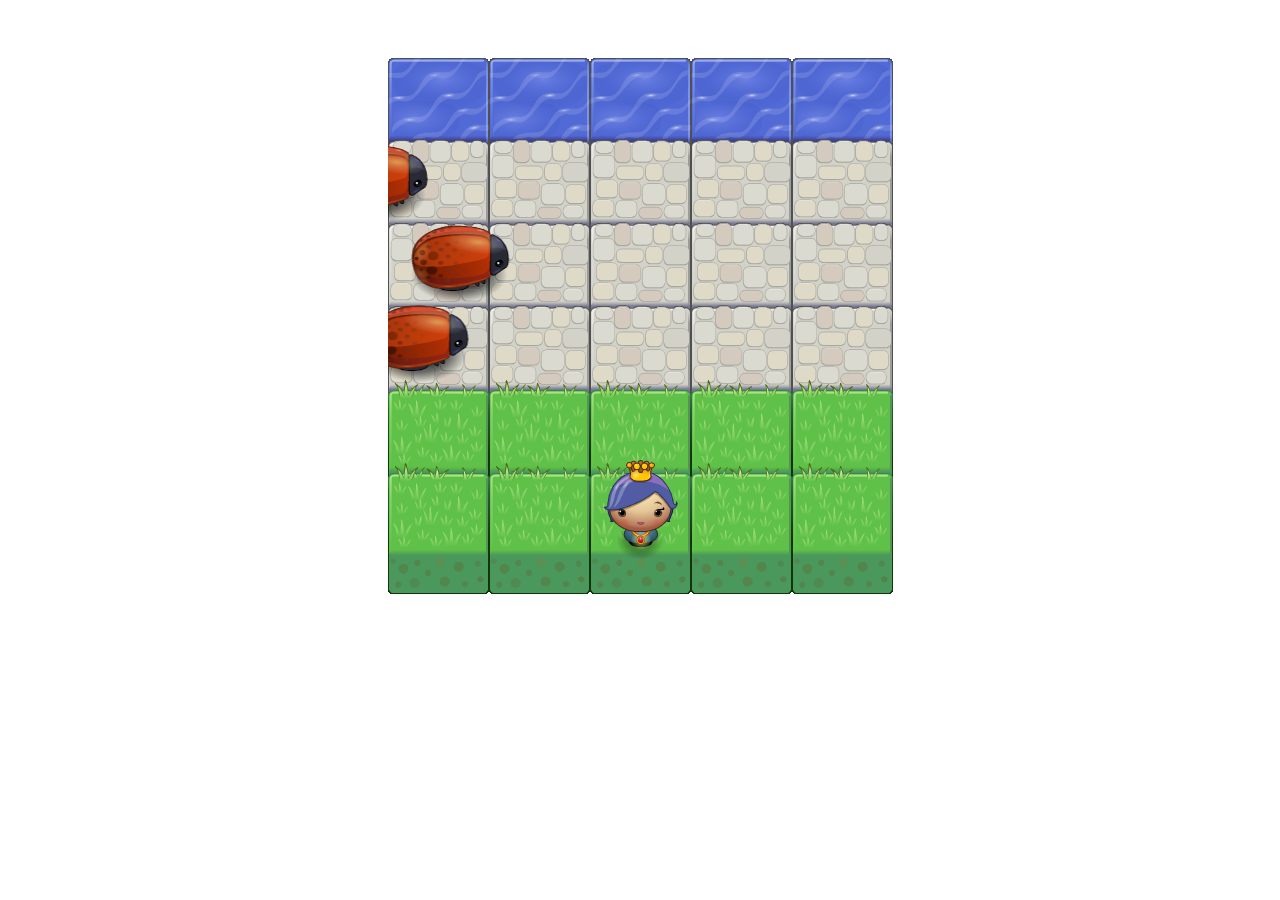
<file: frogger/index.html>
<!DOCTYPE html>
<html>
<head>
    <meta charset="UTF-8">
    <title>Effective JavaScript: Frogger</title>
    <link rel="stylesheet" href="css/style.css">
</head>
<body>
    <script src="js/resources.js"></script>
    <script src="js/app.js"></script>
    <script src="js/engine.js"></script>
</body>
</html>
</file>
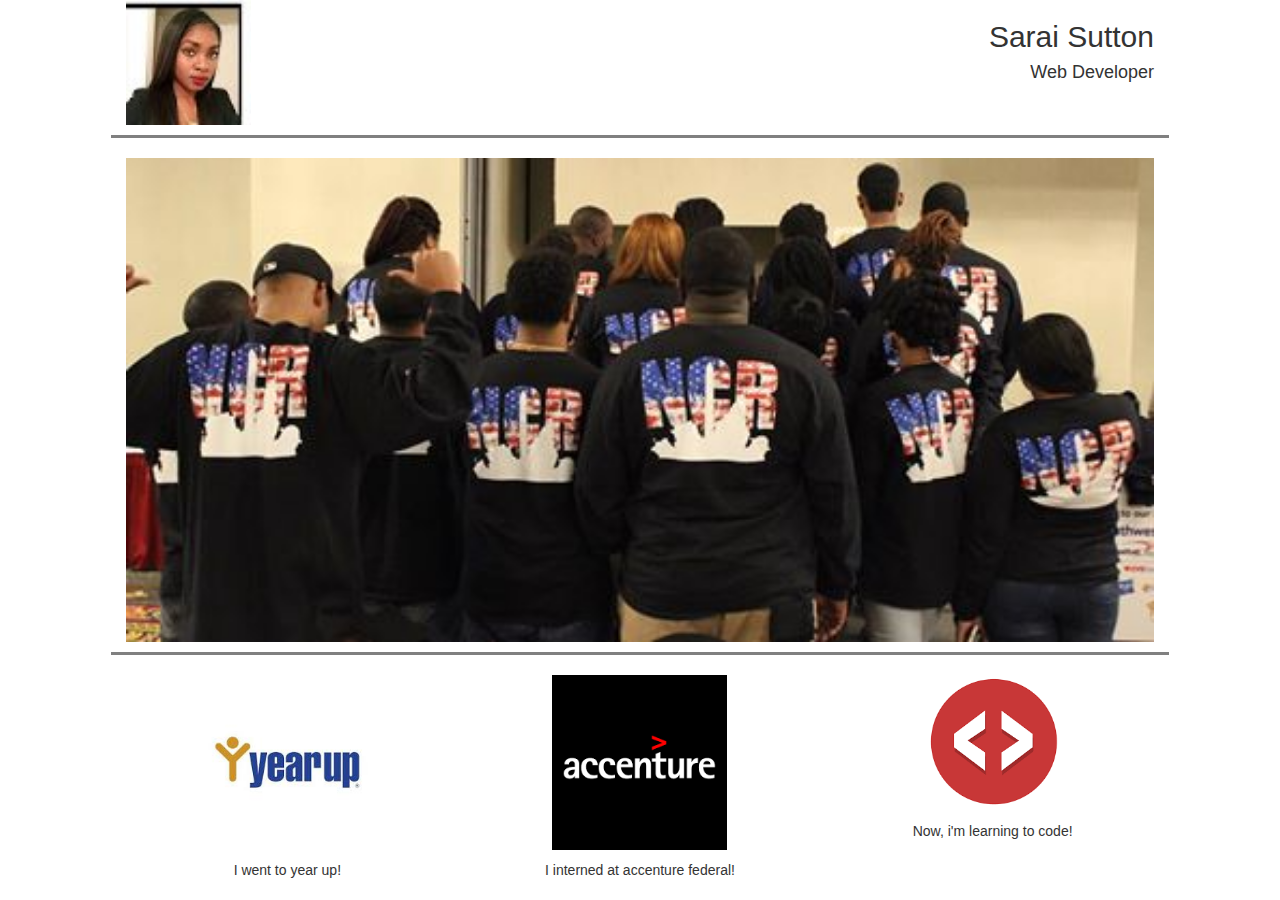
<file: portfolio/index.html>
<!DOCTYPE html>
<html>
  <head>
    <meta charset="utf-8">
    <meta http-equiv="X-UA-Compatible" content="IE=edge">
    <meta name="viewport" content="width=device-width, initial-scale=1">
    <title>Sarai Sutton - Portfolio</title>
    <link rel="stylesheet" href="bootstrap.css">
    <link rel="stylesheet" type="text/css" href="style.css"/>
  </head>
  <body>

    <section id="mycontainer" class="container-fluid">

      <header id="header" class="row">
        <section class="col-md-3">
          <img id="me-img" src="me.jpg" alt="Bio Picture"/>
        </section>
        <section class="col-md-9">
          <h2 class="text-right">Sarai Sutton</h2>
          <h4 class="text-right">Web Developer</h4>
        </section>
      </header>

      <br>

      <section class="row" id="middle">
        <section class="col-md-12">
          <img id="banner" src="yearup.jpg"/>
        </section>
        <br>
      </section>

      <br>

      <section class="row">
        <section class="col-md-4">
          <img class="img-style-1" src="yu-logo.jpg"/>
          <p class="caption-text text-center">I went to year up!</p>
        </section>
        <section class="col-md-4">
          <img class="img-style-1" src="accenture.png"/>
          <p class="caption-text text-center">I interned at accenture federal!</p>
        </section>
        <section class="col-md-4">
          <img class="img-style-1" src="code.png"/>
          <p class="caption-text text-center">Now, i'm learning to code!</p>
        </section>
      </section>

    </section>

  </body>
</html>
</file>
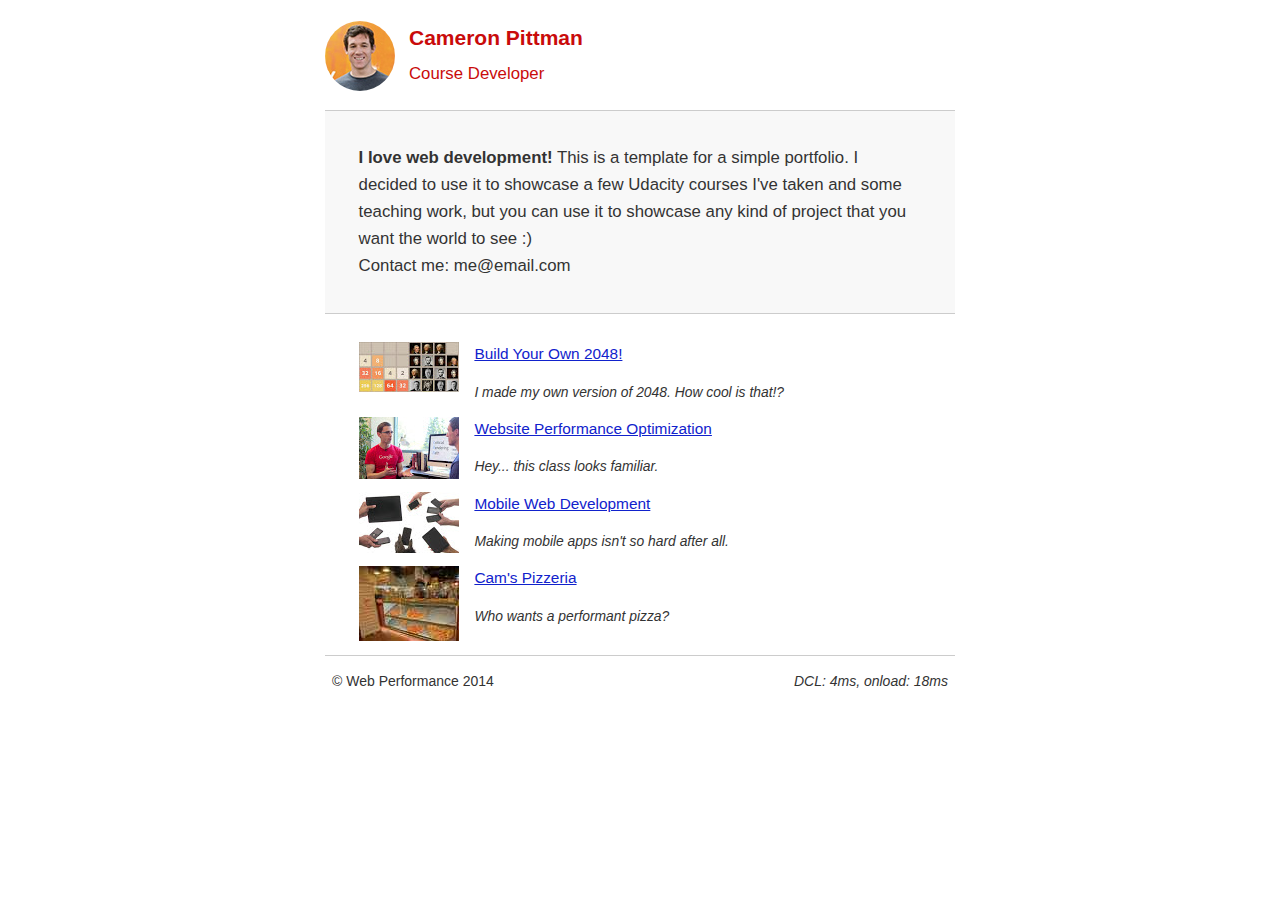
<file: web_ops/index.html>
<!DOCTYPE html>
<html lang="en">
  <head>
    <meta charset="utf-8">
    <meta name="viewport" content="width=device-width, initial-scale=1">
    <meta name="description" content=" FILL ME IN ">
    <meta name="author" content=" FILL ME IN ">
    <title>Cameron Pittman: Portfolio</title>

    <!-- Hmm, what is the impact of web fonts on speed? Measure it... -->
    <!-- <link href="//fonts.googleapis.com/css?family=Open+Sans:400,700" rel="stylesheet"> -->

    <style>
    html {
      font-size: 100%;
      overflow-y: scroll;
      -webkit-tap-highlight-color: rgba(0,0,0,0);
      -ms-text-size-adjust: 100%;
      -webkit-text-size-adjust: none;
    }
    body { margin: 0; font-size: 14px; line-height: 1.61; font-weight: 400; }
    body, button, input, select, textarea { font-family: 'Open Sans', sans-serif; color: #333; }

    a { color: #12C; }
    a:visited { color: #61C; }
    a:focus { outline: thin dotted; }
    a:hover, a:active { color: #c00; outline: 0; }

    b, strong { font-weight: bold; }
    pre, code { font-family: monospace, monospace; font-size: 1em; }
    ul, ol { margin: 1em 0; padding: 0 0 0 20px; }
    img { border: 0; max-width: 100%; }

    body { background: #fff; }
    header, footer, .container { max-width: 45em; margin: 0 auto; }

    header { padding: 0 0.5em; color: #C90B0B; }
    header img { border-radius: 40px; float: left; }
    header p { font-size:1.5em; font-weight: bold; padding-left: 4em;}
    header p span { font-size: 0.8em; font-weight: normal;}

    .hero { padding: 2em; background-color: #f8f8f8; font-size:1.2em;
      border-bottom: 1px solid #ccc;
      border-top: 1px solid #ccc;
    }

    .content { padding: 1em 1em; }
    .content li { list-style-type: none; font-size: 1.1em;}
    li img { float:left; padding-right: 1em; }
    li p { font-size: 0.9em; font-style: italic; }

    footer {
      padding: 0 0.5em;
      border-top: 1px solid #ccc;
    }
    footer span { float: right; font-style: italic; }

    /* Smartphones (portrait) */
    @media only screen and (max-width: 480px) {
      body { font-size: 12px;}
      header p { padding-left: 4.5em;}
    }
    </style>
    <style>
    @media print {
      * { background: transparent !important; color: black !important; text-shadow: none !important; filter:none !important; -ms-filter: none !important; }
      a, a:visited { color: #444 !important; text-decoration: underline; }
      a[href]:after { content: " (" attr(href) ")"; }
      tr, img { page-break-inside: avoid; }
      img { max-width: 100% !important; }
      @page { margin: 0.5cm; }
      p, h2, h3 { orphans: 3; widows: 3; }
      h2, h3{ page-break-after: avoid; }
    }
    </style>

    <script>
      (function(w,g){w['GoogleAnalyticsObject']=g;
      w[g]=w[g]||function(){(w[g].q=w[g].q||[]).push(arguments)};w[g].l=1*new Date();})(window,'ga');

      // Optional TODO: replace with your Google Analytics profile ID.
      ga('create', 'UA-XXXX-Y');
      ga('send', 'pageview');
    </script>
    <script async src="https://www.google-analytics.com/analytics.js"></script>
    <script async src="js/perfmatters.js"></script>
  </head>

  <body>
    <header>
      <a href="/"><img src="img/profilepic.jpg"></a>
      <p>Cameron Pittman<br><span>Course Developer</span></p>
    </header>

    <div class="container">
      <div class="hero">
        <strong>I love web development!</strong> This is a template for a simple portfolio. I decided to use it to showcase a few Udacity courses I've taken and some teaching work, but you can use it to showcase any kind of project that you want the world to see :) <br> Contact me: me@email.com
      </div>

      <div class="content">
        <ul>
          <li>
            <img src="img/pic-1.jpg">
            <a href="project-2048.html">Build Your Own 2048!</a>
            <p>I made my own version of 2048. How cool is that!?</p>
          </li>

          <li>
            <img src="img/pic-2.jpg">
            <a href="project-webperf.html">Website Performance Optimization</a>
            <p>Hey... this class looks familiar.</p>
          </li>

          <li>
            <img src="img/pic-3.jpg">
            <a href="project-mobile.html">Mobile Web Development</a>
            <p>Making mobile apps isn't so hard after all.</p>
          </li>

          <li>
            <img style="width: 100px;" src="views/images/pizzeria_100x.jpg">
            <a href="views/pizza.html">Cam's Pizzeria</a>
            <p>Who wants a performant pizza?</p>
          </li>
        </ul>
      </div>

      <footer>
        <p>&copy; Web Performance 2014 <span id="crp-stats"></span></p>
      </footer>
    </div>
  </body>
</html>
</file>
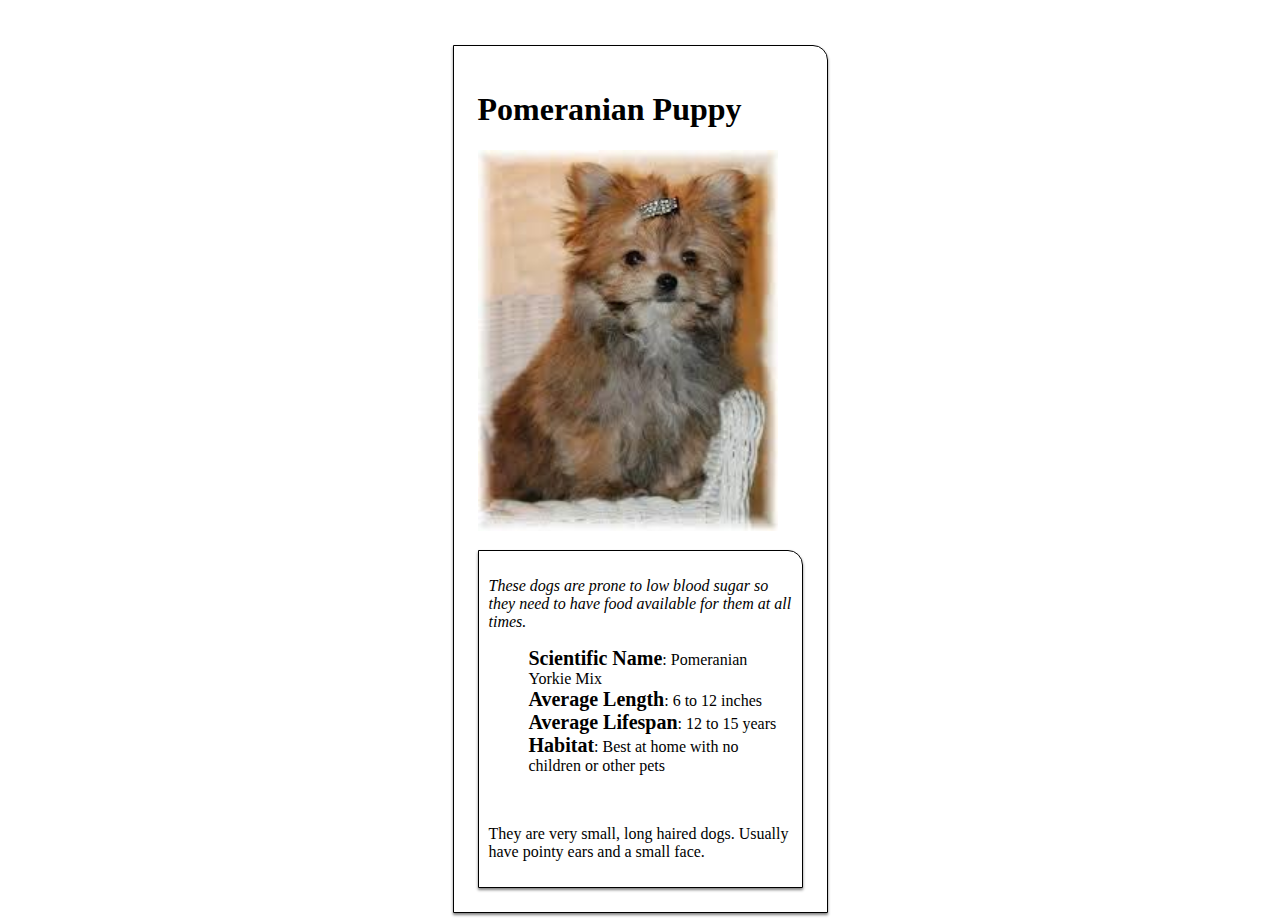
<file: animal-trading-cards/card.html>
<!DOCTYPE html>
<html>
<head>
	<meta charset="utf-8">
	<title>Animal Trading Cards</title>
	<link rel="stylesheet" type="text/css" href="styles.css"/>
</head>
<body>
	<div id="card">
		<!-- your favorite animal's name goes here -->
		<h1>Pomeranian Puppy</h1>
		<!-- your favorite animal's image goes here -->
		<img id="img" src="puppy.jpg" alt="Pomeranian Yorkie"/>
			<div id="inner-box">
				<!-- your favorite animal's interesting fact goes here -->
			<p id="fun-fact">These dogs are prone to low blood sugar so they need to have food available for them at all times.</p>
			<ul class="list">
				<!-- your favorite animal's list items go here -->
				<li><span>Scientific Name</span>: Pomeranian Yorkie Mix</li>
				<li><span>Average Length</span>: 6 to 12 inches</li>
				<li><span>Average Lifespan</span>: 12 to 15 years</li>
				<li><span>Habitat</span>: Best at home with no children or other pets</li>
			</ul>
			<!-- your favorite animal's description goes here -->
			<br>
			<p id="desc">They are very small, long haired dogs. Usually have pointy ears and a small face.</p>
			</div>
		</div>
</body>
</html>
</file>
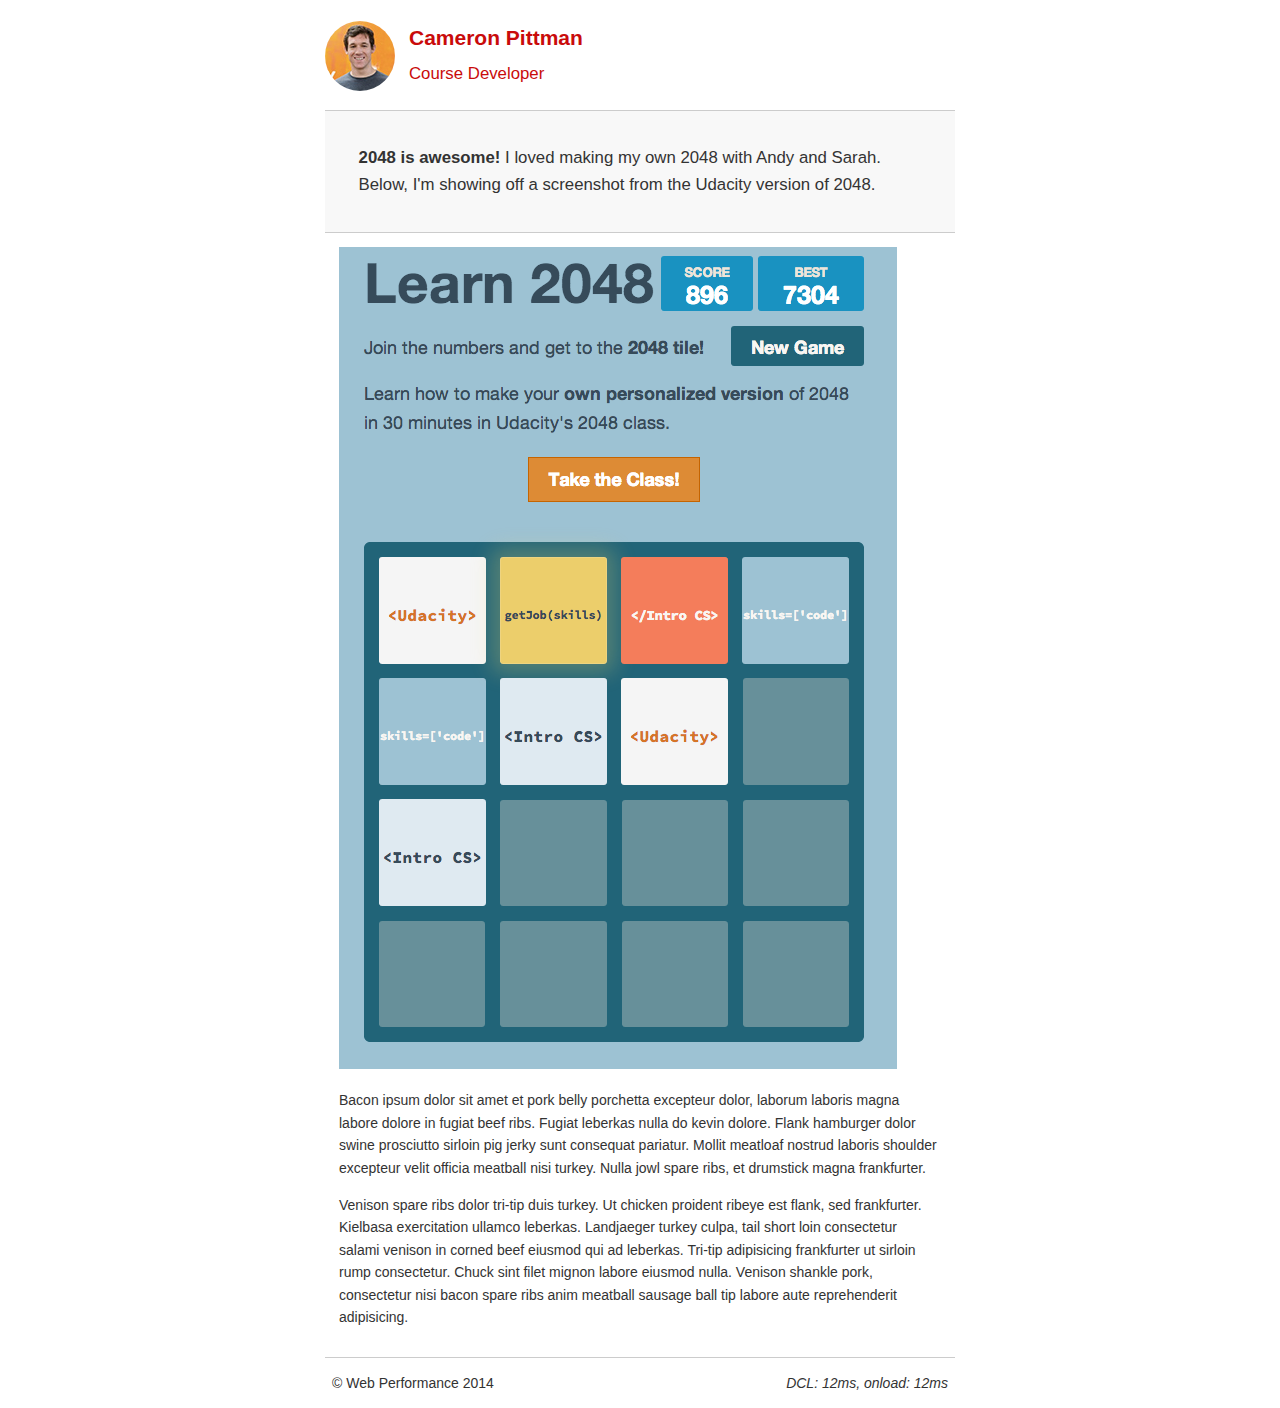
<file: web_ops/project-2048.html>
<!DOCTYPE html>
<html lang="en">
  <head>
    <meta charset="utf-8">
    <meta name="viewport" content="width=device-width, initial-scale=1">
    <meta name="description" content=" FILL ME IN ">
    <meta name="author" content=" FILL ME IN ">
    <title>Cameron Pittman: Portfolio</title>

    <!-- Hmm, what is the impact of web fonts on speed? Measure it... -->
    <!-- <link href="//fonts.googleapis.com/css?family=Open+Sans:400,700" rel="stylesheet"> -->

    <style>
    html {
      font-size: 100%;
      overflow-y: scroll;
      -webkit-tap-highlight-color: rgba(0,0,0,0);
      -ms-text-size-adjust: 100%;
      -webkit-text-size-adjust: none;
    }
    body { margin: 0; font-size: 14px; line-height: 1.61; font-weight: 400; }
    body, button, input, select, textarea { font-family: 'Open Sans', sans-serif; color: #333; }

    a { color: #12C; }
    a:visited { color: #61C; }
    a:focus { outline: thin dotted; }
    a:hover, a:active { color: #c00; outline: 0; }

    b, strong { font-weight: bold; }
    pre, code { font-family: monospace, monospace; font-size: 1em; }
    ul, ol { margin: 1em 0; padding: 0 0 0 20px; }
    img { border: 0; max-width: 100%; }

    body { background: #fff; }
    header, footer, .container { max-width: 45em; margin: 0 auto; }

    header { padding: 0 0.5em; color: #C90B0B; }
    header img { border-radius: 40px; float: left; }
    header p { font-size:1.5em; font-weight: bold; padding-left: 4em;}
    header p span { font-size: 0.8em; font-weight: normal;}

    .hero { padding: 2em; background-color: #f8f8f8; font-size:1.2em;
      border-bottom: 1px solid #ccc;
      border-top: 1px solid #ccc;
    }

    .content { padding: 1em 1em; }
    .content li { list-style-type: none; font-size: 1.1em;}
    li img { float:left; padding-right: 1em; }
    li p { font-size: 0.9em; font-style: italic; }

    footer {
      padding: 0 0.5em;
      border-top: 1px solid #ccc;
    }
    footer span { float: right; font-style: italic; }

    /* Smartphones (portrait) */
    @media only screen and (max-width: 480px) {
      body { font-size: 12px;}
      header p { padding-left: 4.5em;}
    }
    </style>
    <style>
    @media print {
      * { background: transparent !important; color: black !important; text-shadow: none !important; filter:none !important; -ms-filter: none !important; }
      a, a:visited { color: #444 !important; text-decoration: underline; }
      a[href]:after { content: " (" attr(href) ")"; }
      tr, img { page-break-inside: avoid; }
      img { max-width: 100% !important; }
      @page { margin: 0.5cm; }
      p, h2, h3 { orphans: 3; widows: 3; }
      h2, h3{ page-break-after: avoid; }
    }
    </style>

    <script>
      (function(w,g){w['GoogleAnalyticsObject']=g;
      w[g]=w[g]||function(){(w[g].q=w[g].q||[]).push(arguments)};w[g].l=1*new Date();})(window,'ga');

      // Optional TODO: replace with your Google Analytics profile ID.
      ga('create', 'UA-XXXX-Y');
      ga('send', 'pageview');
    </script>
    <!-- <script src="//www.google-analytics.com/analytics.js"></script> -->
    <script src="js/perfmatters.js"></script>
  </head>

  <body>
    <header>
      <a href="/"><img src="img/profilepic.jpg"></a>
      <p>Cameron Pittman<br><span>Course Developer</span></p>
    </header>

    <div class="container">
      <div class="hero">
        <strong>2048 is awesome!</strong> I loved making my own 2048 with Andy and Sarah. Below, I'm showing off a screenshot from the Udacity version of 2048.
      </div>

      <div class="content">

        <img class="img-responsive" src="img/2048.png">

        <p>Bacon ipsum dolor sit amet et pork belly porchetta excepteur dolor, laborum laboris magna labore dolore in fugiat beef ribs. Fugiat leberkas nulla do kevin dolore. Flank hamburger dolor swine prosciutto sirloin pig jerky sunt consequat pariatur. Mollit meatloaf nostrud laboris shoulder excepteur velit officia meatball nisi turkey. Nulla jowl spare ribs, et drumstick magna frankfurter.</p>

        <p>Venison spare ribs dolor tri-tip duis turkey. Ut chicken proident ribeye est flank, sed frankfurter. Kielbasa exercitation ullamco leberkas. Landjaeger turkey culpa, tail short loin consectetur salami venison in corned beef eiusmod qui ad leberkas. Tri-tip adipisicing frankfurter ut sirloin rump consectetur. Chuck sint filet mignon labore eiusmod nulla. Venison shankle pork, consectetur nisi bacon spare ribs anim meatball sausage ball tip labore aute reprehenderit adipisicing.</p>

    </div>

    <footer>
      <p>&copy; Web Performance 2014 <span id="crp-stats"></span></p>
    </footer>
  </body>
</html>
</file>
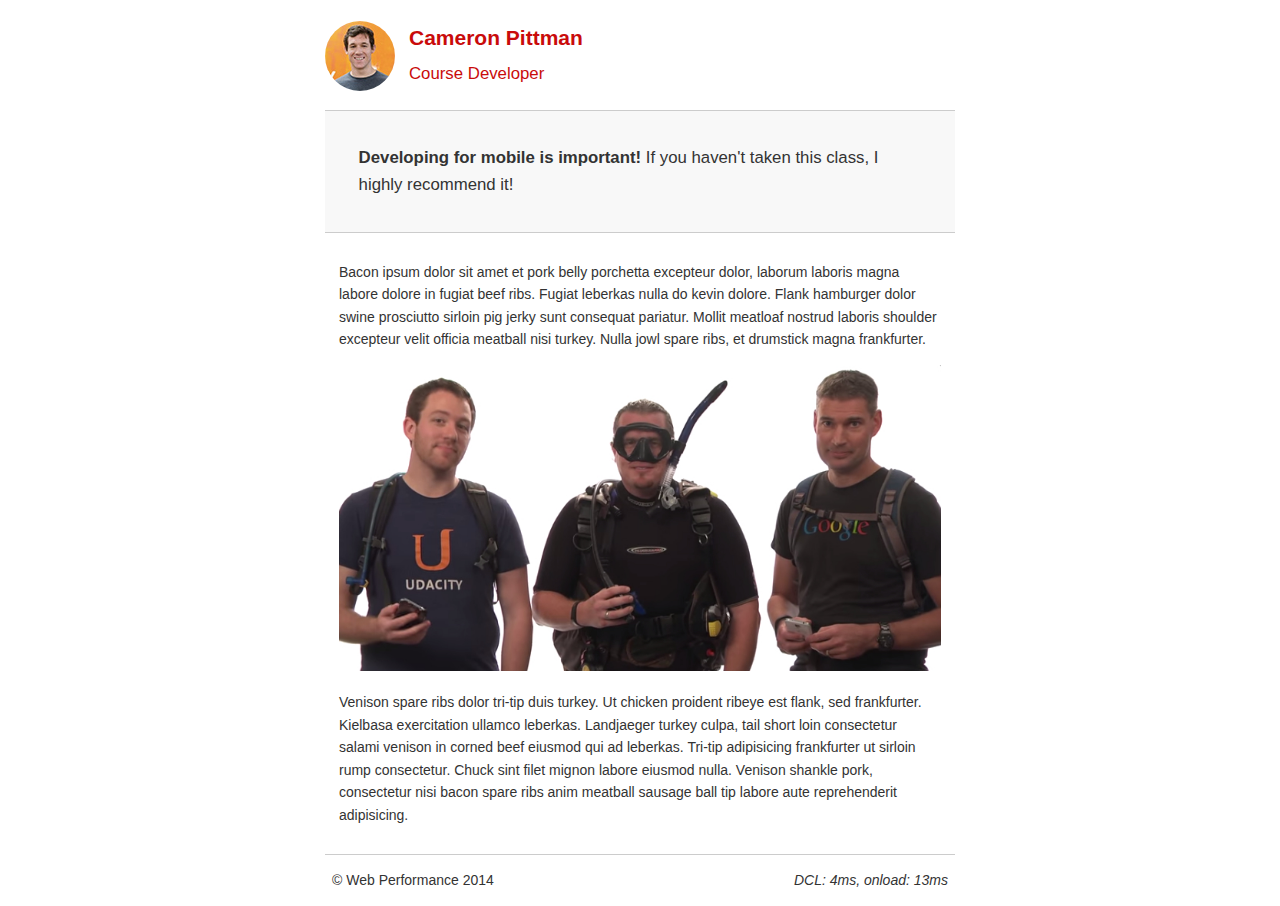
<file: web_ops/project-mobile.html>
<!DOCTYPE html>
<html lang="en">
  <head>
    <meta charset="utf-8">
    <meta name="viewport" content="width=device-width, initial-scale=1">
    <meta name="description" content=" FILL ME IN ">
    <meta name="author" content=" FILL ME IN ">
    <title>Cameron Pitman: Portfolio</title>

    <!-- Hmm, what is the impact of web fonts on speed? Measure it... -->
    <!-- <link href="//fonts.googleapis.com/css?family=Open+Sans:400,700" rel="stylesheet"> -->

    <style>
    html {
      font-size: 100%;
      overflow-y: scroll;
      -webkit-tap-highlight-color: rgba(0,0,0,0);
      -ms-text-size-adjust: 100%;
      -webkit-text-size-adjust: none;
    }
    body { margin: 0; font-size: 14px; line-height: 1.61; font-weight: 400; }
    body, button, input, select, textarea { font-family: 'Open Sans', sans-serif; color: #333; }

    a { color: #12C; }
    a:visited { color: #61C; }
    a:focus { outline: thin dotted; }
    a:hover, a:active { color: #c00; outline: 0; }

    b, strong { font-weight: bold; }
    pre, code { font-family: monospace, monospace; font-size: 1em; }
    ul, ol { margin: 1em 0; padding: 0 0 0 20px; }
    img { border: 0; max-width: 100%; }

    body { background: #fff; }
    header, footer, .container { max-width: 45em; margin: 0 auto; }

    header { padding: 0 0.5em; color: #C90B0B; }
    header img { border-radius: 40px; float: left; }
    header p { font-size:1.5em; font-weight: bold; padding-left: 4em;}
    header p span { font-size: 0.8em; font-weight: normal;}

    .hero { padding: 2em; background-color: #f8f8f8; font-size:1.2em;
      border-bottom: 1px solid #ccc;
      border-top: 1px solid #ccc;
    }

    .content { padding: 1em 1em; }
    .content li { list-style-type: none; font-size: 1.1em;}
    li img { float:left; padding-right: 1em; }
    li p { font-size: 0.9em; font-style: italic; }

    footer {
      padding: 0 0.5em;
      border-top: 1px solid #ccc;
    }
    footer span { float: right; font-style: italic; }

    /* Smartphones (portrait) */
    @media only screen and (max-width: 480px) {
      body { font-size: 12px;}
      header p { padding-left: 4.5em;}
    }
    </style>
    <style>
    @media print {
      * { background: transparent !important; color: black !important; text-shadow: none !important; filter:none !important; -ms-filter: none !important; }
      a, a:visited { color: #444 !important; text-decoration: underline; }
      a[href]:after { content: " (" attr(href) ")"; }
      tr, img { page-break-inside: avoid; }
      img { max-width: 100% !important; }
      @page { margin: 0.5cm; }
      p, h2, h3 { orphans: 3; widows: 3; }
      h2, h3{ page-break-after: avoid; }
    }
    </style>

    <script>
      (function(w,g){w['GoogleAnalyticsObject']=g;
      w[g]=w[g]||function(){(w[g].q=w[g].q||[]).push(arguments)};w[g].l=1*new Date();})(window,'ga');

      // Optional TODO: replace with your Google Analytics profile ID.
      ga('create', 'UA-XXXX-Y');
      ga('send', 'pageview');
    </script>
    <script src="https://www.google-analytics.com/analytics.js"></script>
    <script async src="js/perfmatters.js"></script>
  </head>

  <body>
    <header>
      <a href="/"><img src="img/profilepic.jpg"></a>
      <p>Cameron Pittman<br><span>Course Developer</span></p>
    </header>

    <div class="container">
      <div class="hero">
        <strong>Developing for mobile is important!</strong> If you haven't taken this class, I highly recommend it!
      </div>

      <div class="content">

        <p>Bacon ipsum dolor sit amet et pork belly porchetta excepteur dolor, laborum laboris magna labore dolore in fugiat beef ribs. Fugiat leberkas nulla do kevin dolore. Flank hamburger dolor swine prosciutto sirloin pig jerky sunt consequat pariatur. Mollit meatloaf nostrud laboris shoulder excepteur velit officia meatball nisi turkey. Nulla jowl spare ribs, et drumstick magna frankfurter.</p>

        <img src="img/mobilewebdev.jpg">

        <p>Venison spare ribs dolor tri-tip duis turkey. Ut chicken proident ribeye est flank, sed frankfurter. Kielbasa exercitation ullamco leberkas. Landjaeger turkey culpa, tail short loin consectetur salami venison in corned beef eiusmod qui ad leberkas. Tri-tip adipisicing frankfurter ut sirloin rump consectetur. Chuck sint filet mignon labore eiusmod nulla. Venison shankle pork, consectetur nisi bacon spare ribs anim meatball sausage ball tip labore aute reprehenderit adipisicing.</p>

    </div>

    <footer>
      <p>&copy; Web Performance 2014 <span id="crp-stats"></span></p>
    </footer>
  </body>
</html>
</file>
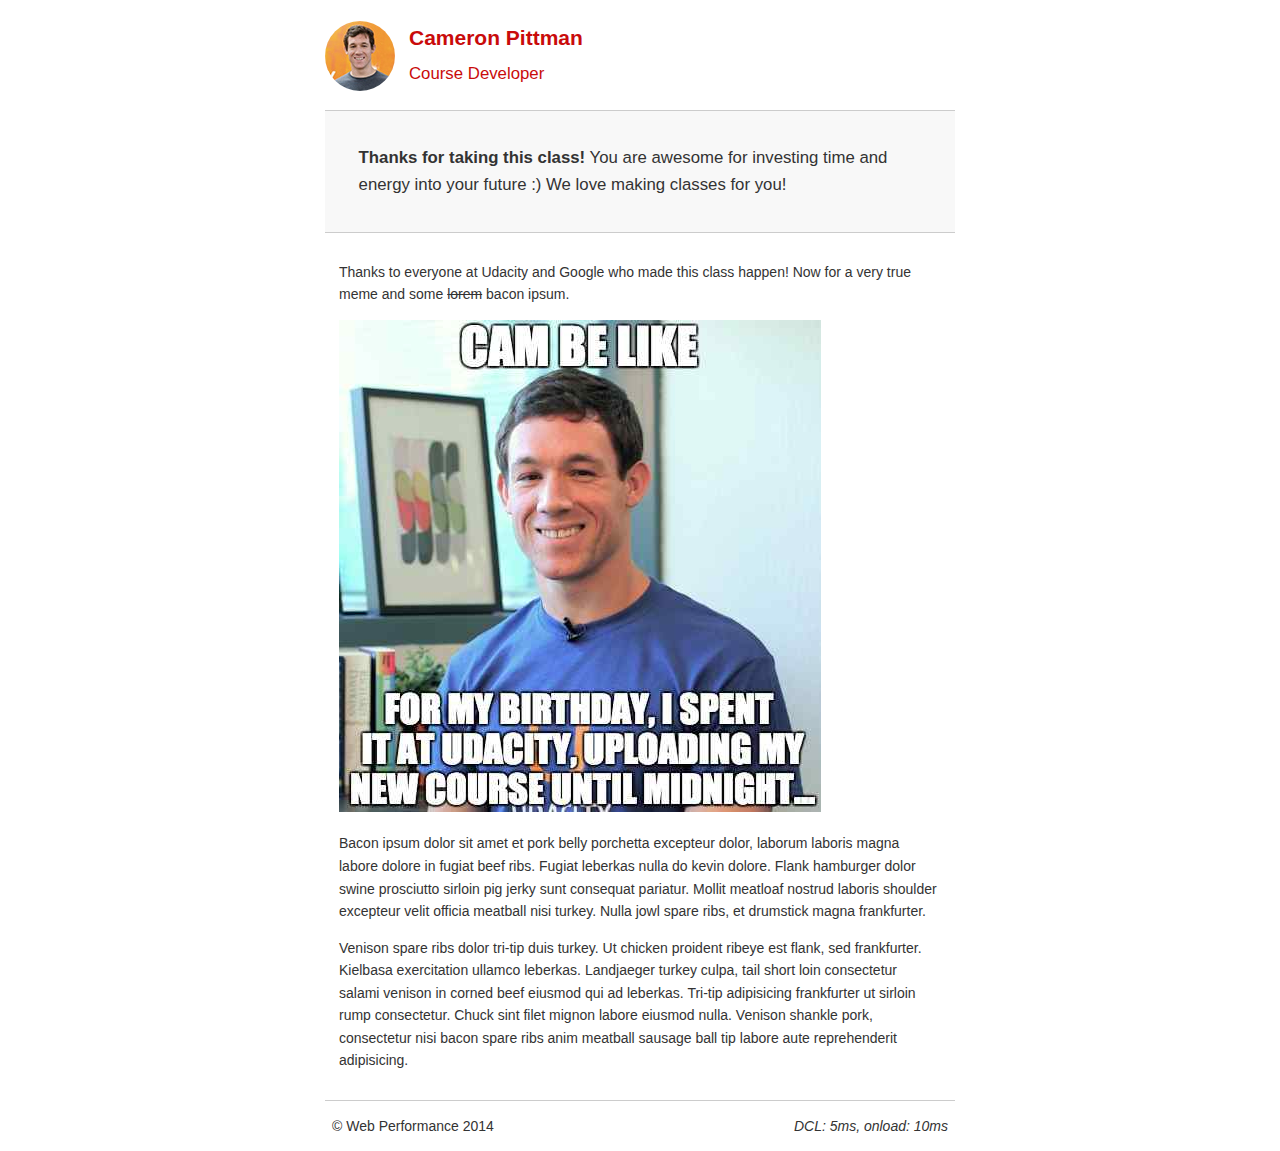
<file: web_ops/project-webperf.html>
<!DOCTYPE html>
<html lang="en">
  <head>
    <meta charset="utf-8">
    <meta name="viewport" content="width=device-width, initial-scale=1">
    <meta name="description" content=" FILL ME IN ">
    <meta name="author" content=" FILL ME IN ">
    <title>Cameron Pittman: Portfolio</title>

    <!-- Hmm, what is the impact of web fonts on speed? Measure it... -->
    <!-- <link href="//fonts.googleapis.com/css?family=Open+Sans:400,700" rel="stylesheet"> -->

    <style>
    html {
      font-size: 100%;
      overflow-y: scroll;
      -webkit-tap-highlight-color: rgba(0,0,0,0);
      -ms-text-size-adjust: 100%;
      -webkit-text-size-adjust: none;
    }
    body { margin: 0; font-size: 14px; line-height: 1.61; font-weight: 400; }
    body, button, input, select, textarea { font-family: 'Open Sans', sans-serif; color: #333; }

    a { color: #12C; }
    a:visited { color: #61C; }
    a:focus { outline: thin dotted; }
    a:hover, a:active { color: #c00; outline: 0; }

    b, strong { font-weight: bold; }
    pre, code { font-family: monospace, monospace; font-size: 1em; }
    ul, ol { margin: 1em 0; padding: 0 0 0 20px; }
    img { border: 0; max-width: 100%; }

    body { background: #fff; }
    header, footer, .container { max-width: 45em; margin: 0 auto; }

    header { padding: 0 0.5em; color: #C90B0B; }
    header img { border-radius: 40px; float: left; }
    header p { font-size:1.5em; font-weight: bold; padding-left: 4em;}
    header p span { font-size: 0.8em; font-weight: normal;}

    .hero { padding: 2em; background-color: #f8f8f8; font-size:1.2em;
      border-bottom: 1px solid #ccc;
      border-top: 1px solid #ccc;
    }

    .content { padding: 1em 1em; }
    .content li { list-style-type: none; font-size: 1.1em;}
    li img { float:left; padding-right: 1em; }
    li p { font-size: 0.9em; font-style: italic; }

    footer {
      padding: 0 0.5em;
      border-top: 1px solid #ccc;
    }
    footer span { float: right; font-style: italic; }

    /* Smartphones (portrait) */
    @media only screen and (max-width: 480px) {
      body { font-size: 12px;}
      header p { padding-left: 4.5em;}
    }
    </style>
    <style>
    @media print {
      * { background: transparent !important; color: black !important; text-shadow: none !important; filter:none !important; -ms-filter: none !important; }
      a, a:visited { color: #444 !important; text-decoration: underline; }
      a[href]:after { content: " (" attr(href) ")"; }
      tr, img { page-break-inside: avoid; }
      img { max-width: 100% !important; }
      @page { margin: 0.5cm; }
      p, h2, h3 { orphans: 3; widows: 3; }
      h2, h3{ page-break-after: avoid; }
    }
    </style>

    <script>
      (function(w,g){w['GoogleAnalyticsObject']=g;
      w[g]=w[g]||function(){(w[g].q=w[g].q||[]).push(arguments)};w[g].l=1*new Date();})(window,'ga');

      // Optional TODO: replace with your Google Analytics profile ID.
      ga('create', 'UA-XXXX-Y');
      ga('send', 'pageview');
    </script>
    <script src="https://www.google-analytics.com/analytics.js"></script>
    <script async src="js/perfmatters.js"></script>
  </head>

  <body>
    <header>
      <a href="/"><img src="img/profilepic.jpg"></a>
      <p>Cameron Pittman<br><span>Course Developer</span></p>
    </header>

    <div class="container">
      <div class="hero">
        <strong>Thanks for taking this class!</strong> You are awesome for investing time and energy into your future :) We love making classes for you!
      </div>

      <div class="content">

        <p>Thanks to everyone at Udacity and Google who made this class happen! Now for a very true meme and some <strike>lorem</strike> bacon ipsum.</p>

        <img src="img/cam_be_like.jpg">

        <p>Bacon ipsum dolor sit amet et pork belly porchetta excepteur dolor, laborum laboris magna labore dolore in fugiat beef ribs. Fugiat leberkas nulla do kevin dolore. Flank hamburger dolor swine prosciutto sirloin pig jerky sunt consequat pariatur. Mollit meatloaf nostrud laboris shoulder excepteur velit officia meatball nisi turkey. Nulla jowl spare ribs, et drumstick magna frankfurter.</p>

        <p>Venison spare ribs dolor tri-tip duis turkey. Ut chicken proident ribeye est flank, sed frankfurter. Kielbasa exercitation ullamco leberkas. Landjaeger turkey culpa, tail short loin consectetur salami venison in corned beef eiusmod qui ad leberkas. Tri-tip adipisicing frankfurter ut sirloin rump consectetur. Chuck sint filet mignon labore eiusmod nulla. Venison shankle pork, consectetur nisi bacon spare ribs anim meatball sausage ball tip labore aute reprehenderit adipisicing.</p>

    </div>

    <footer>
      <p>&copy; Web Performance 2014 <span id="crp-stats"></span></p>
    </footer>
  </body>
</html>
</file>
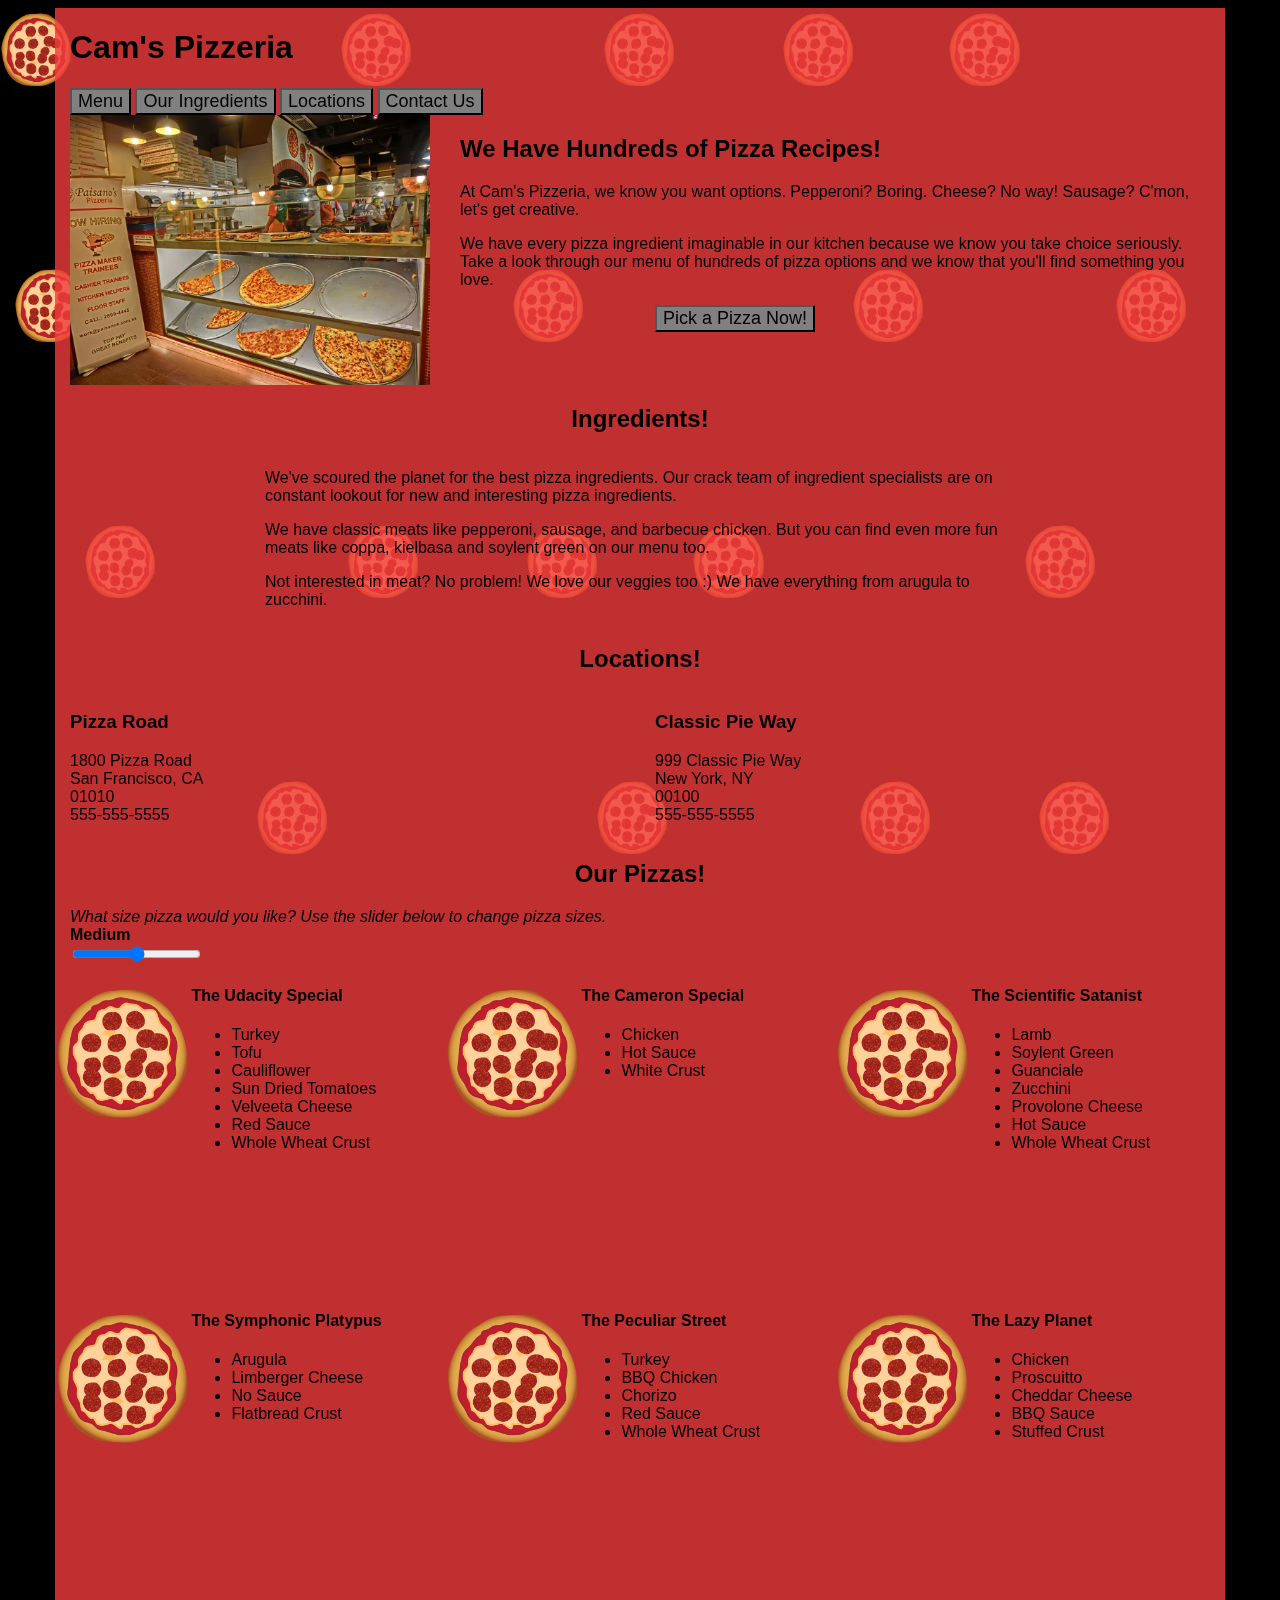
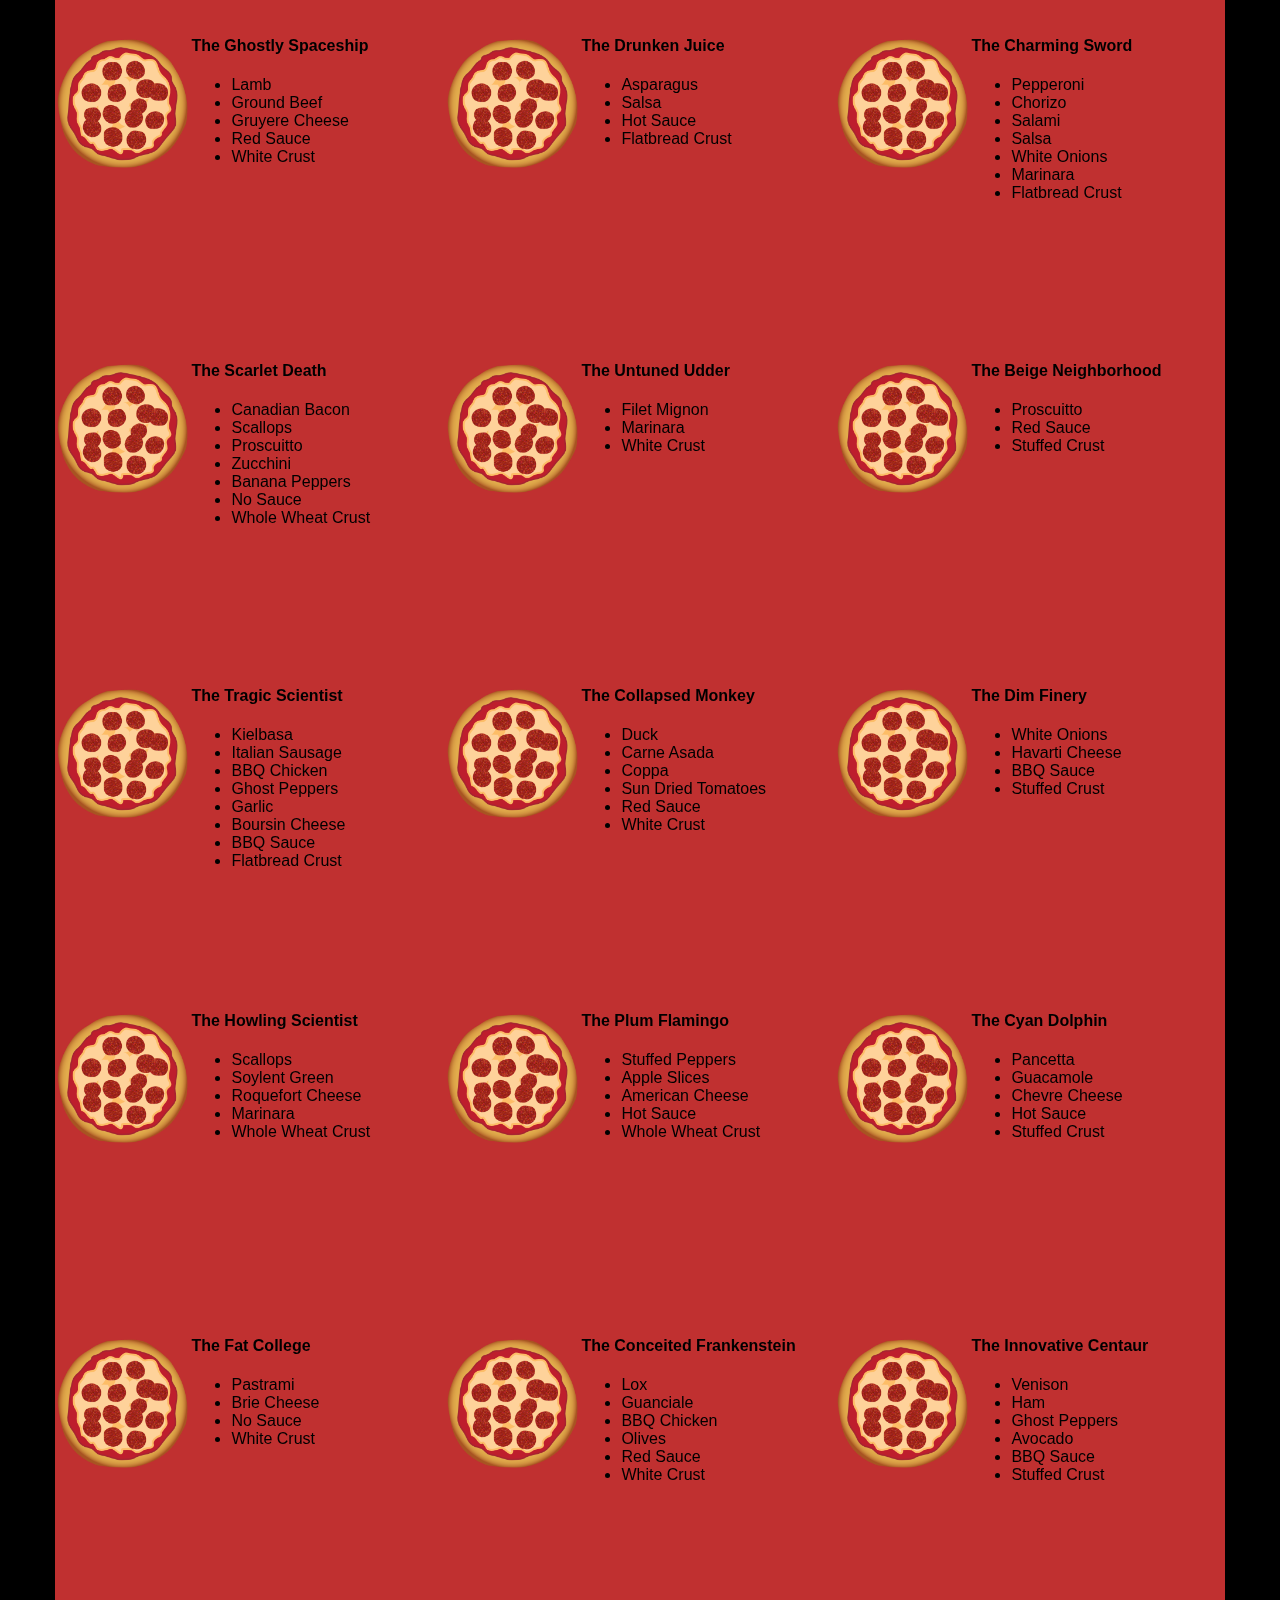
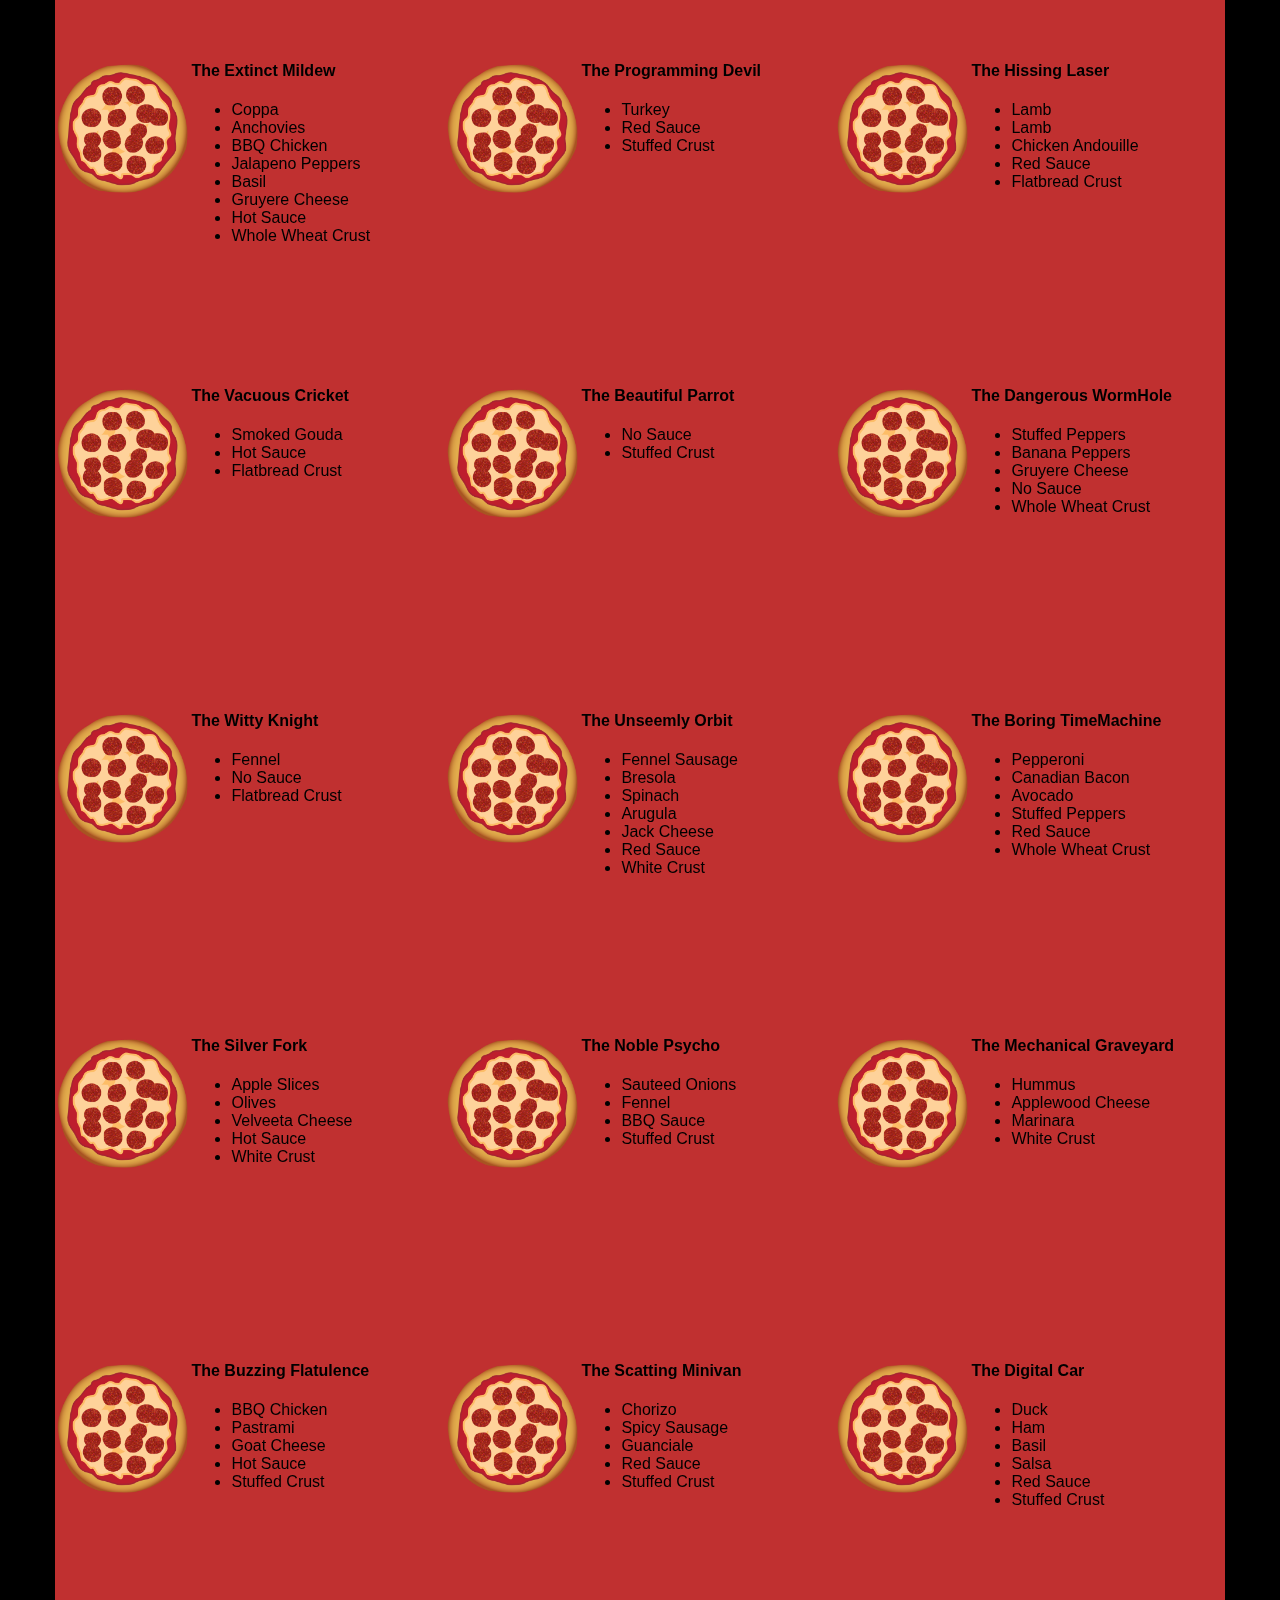
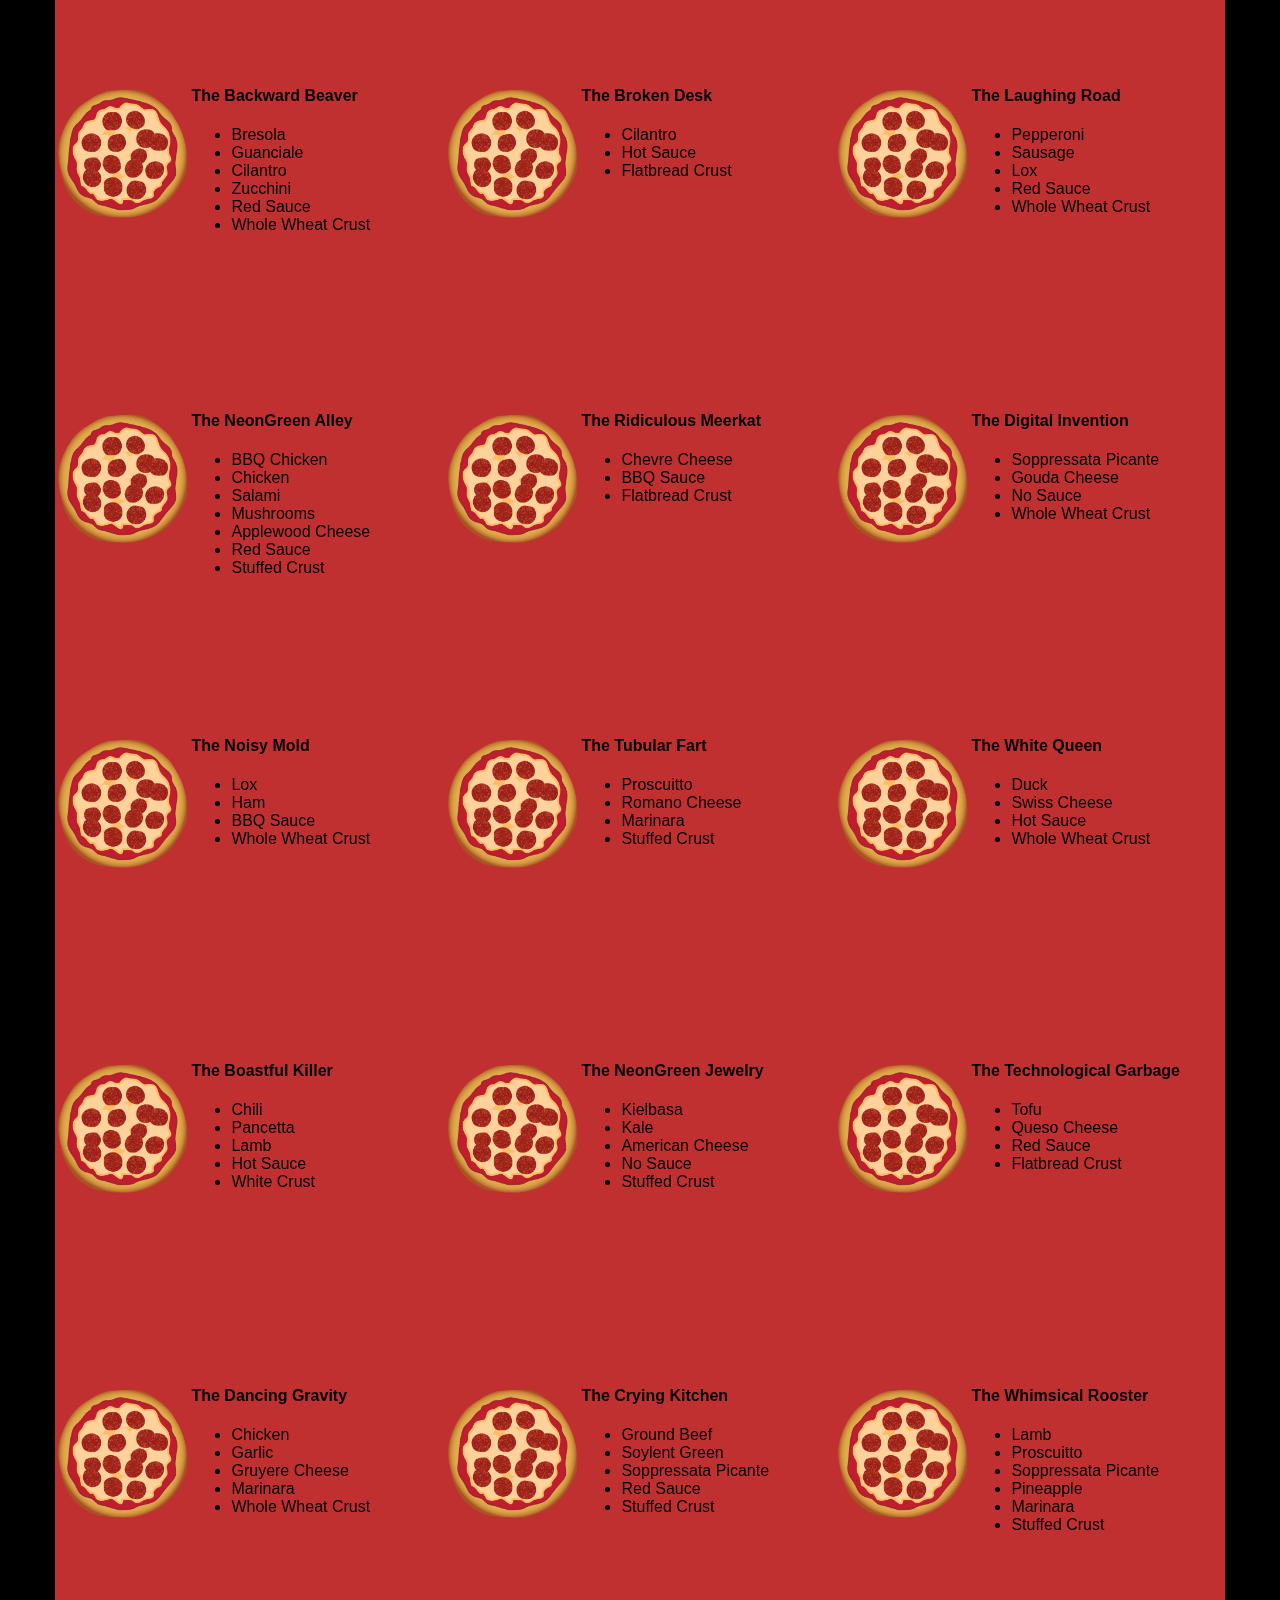
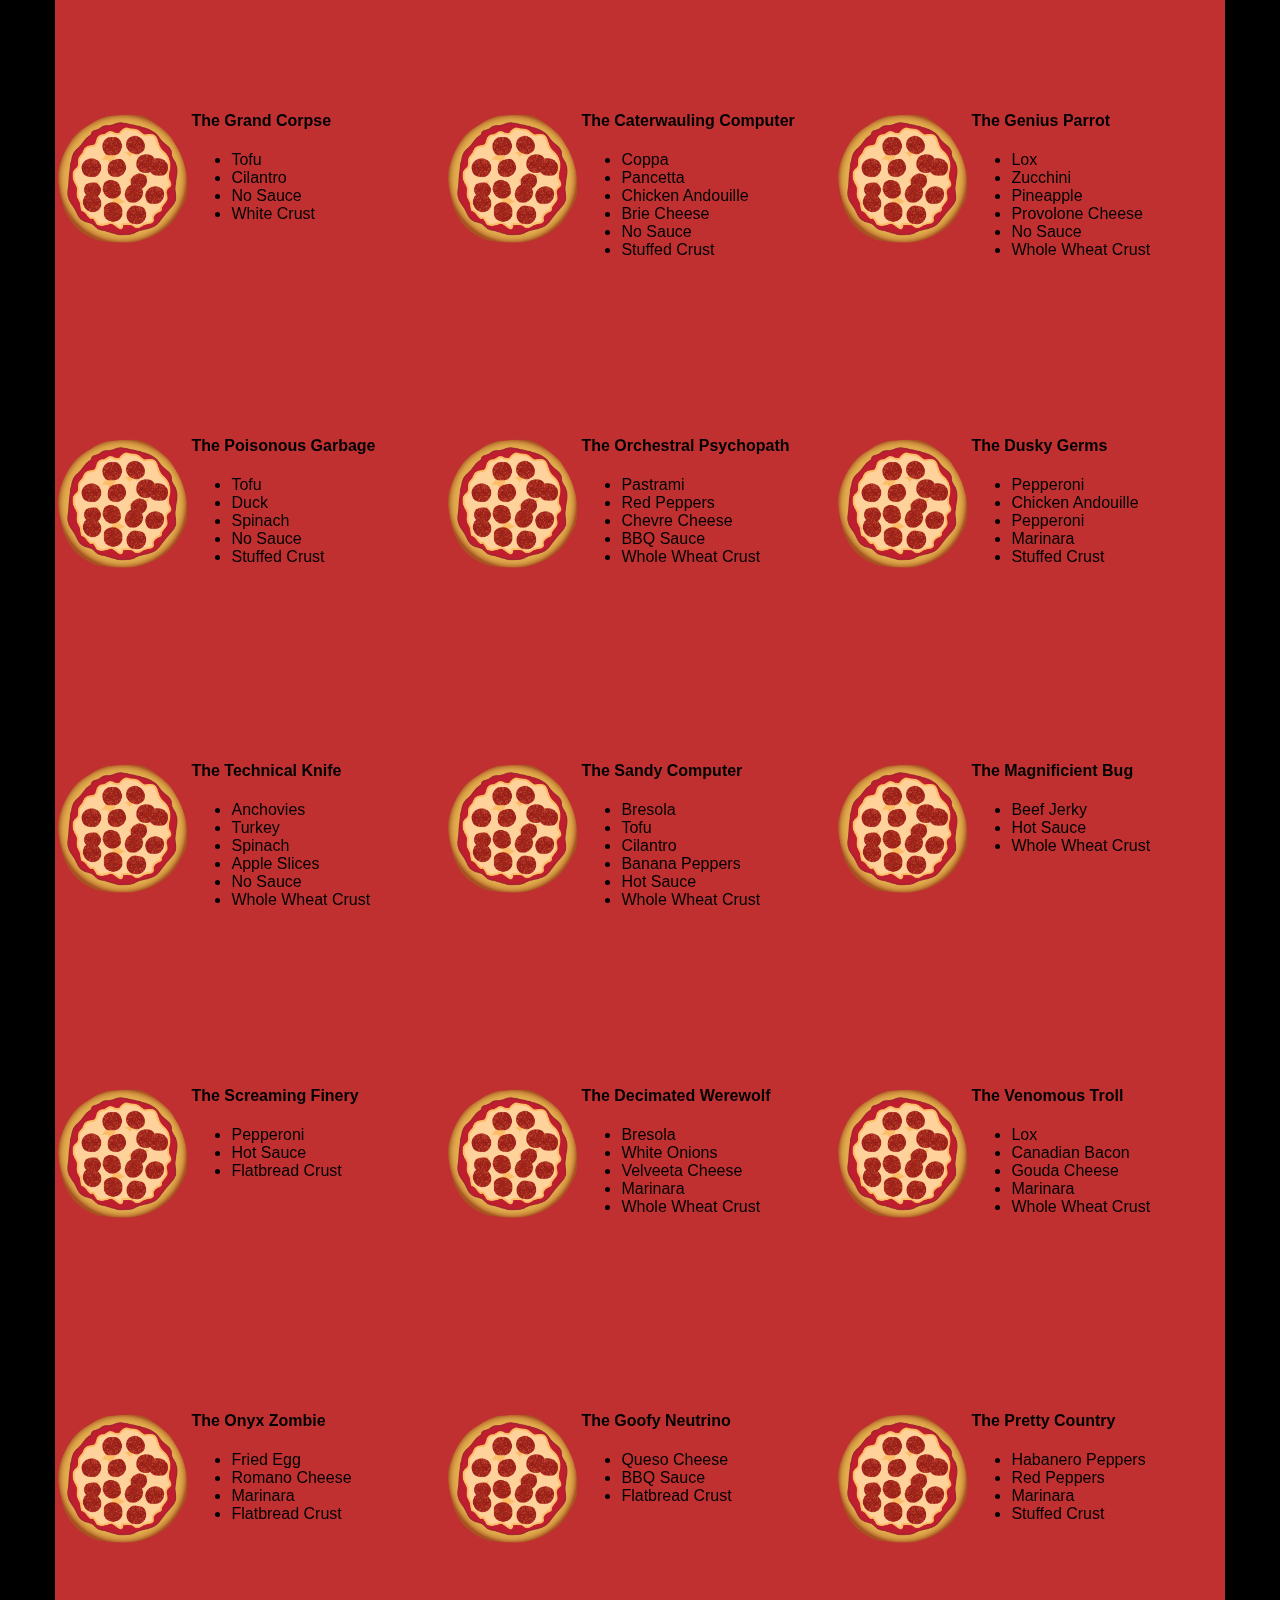
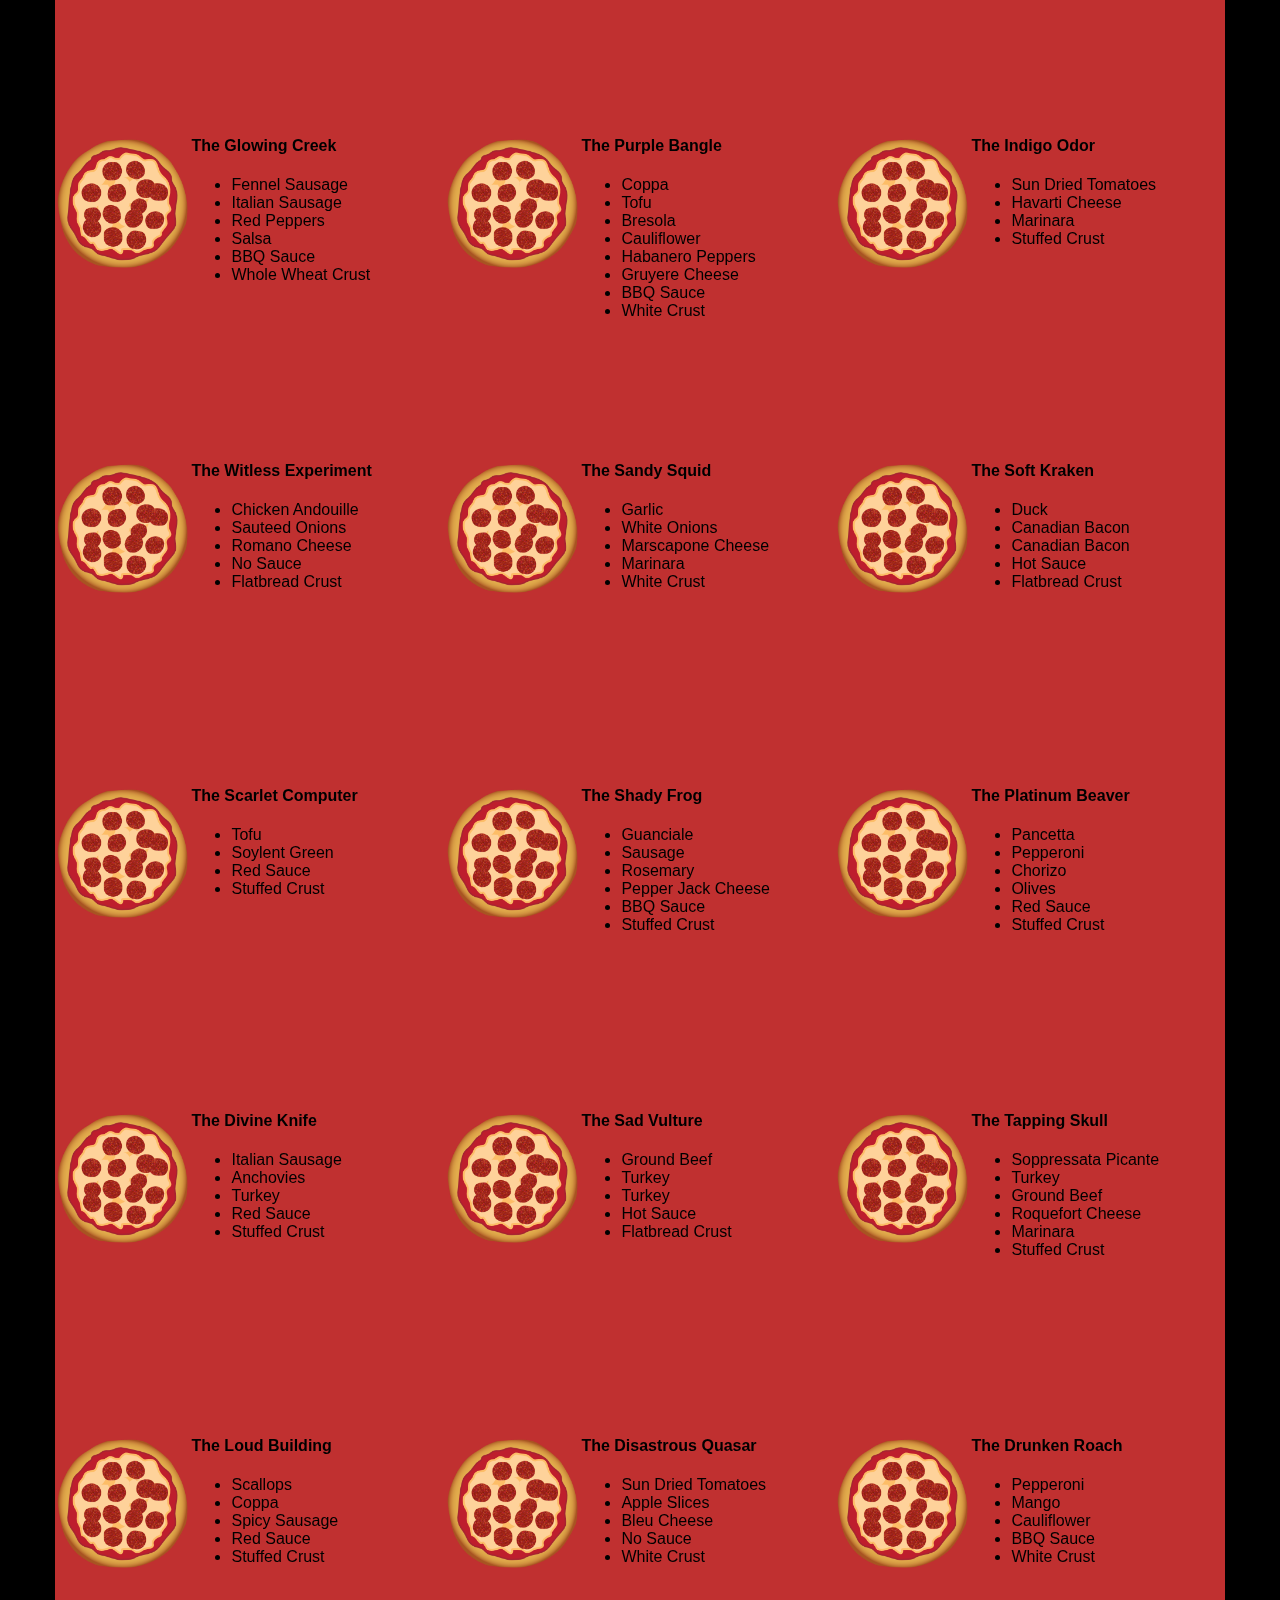
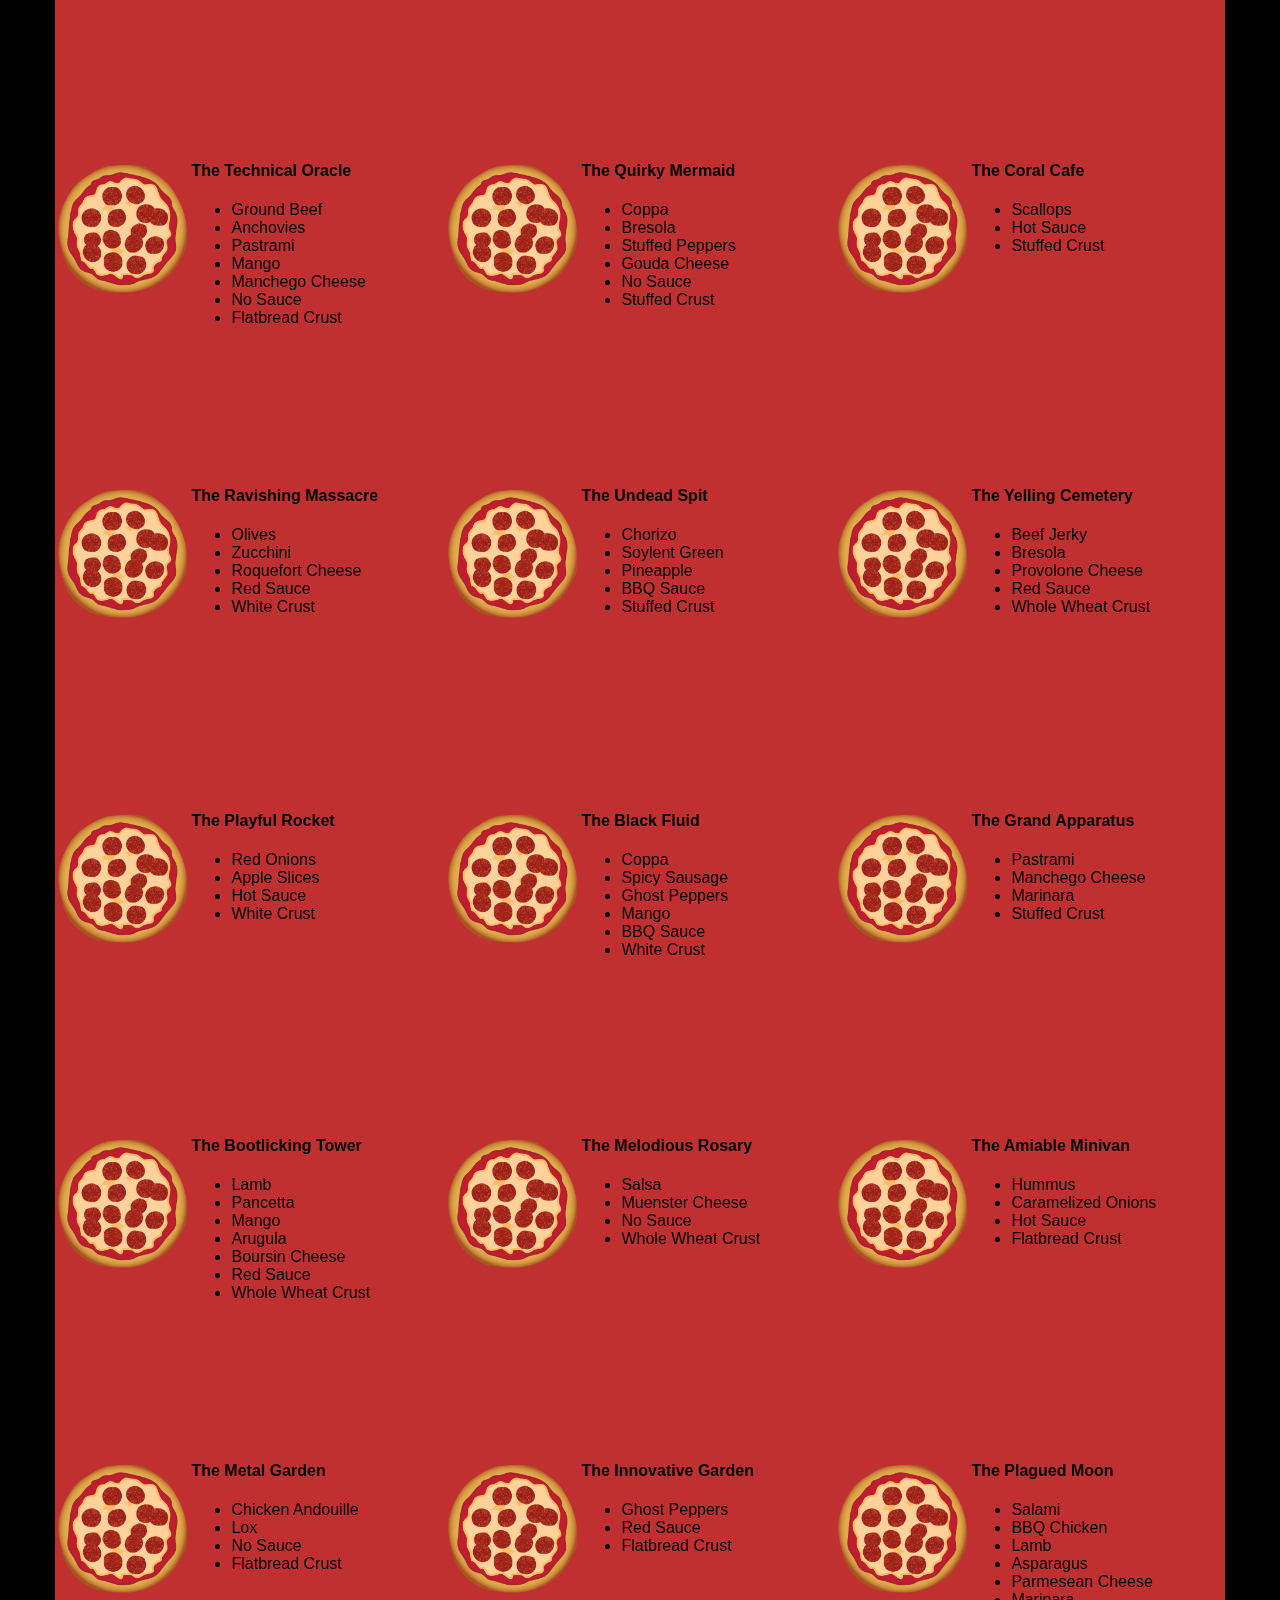
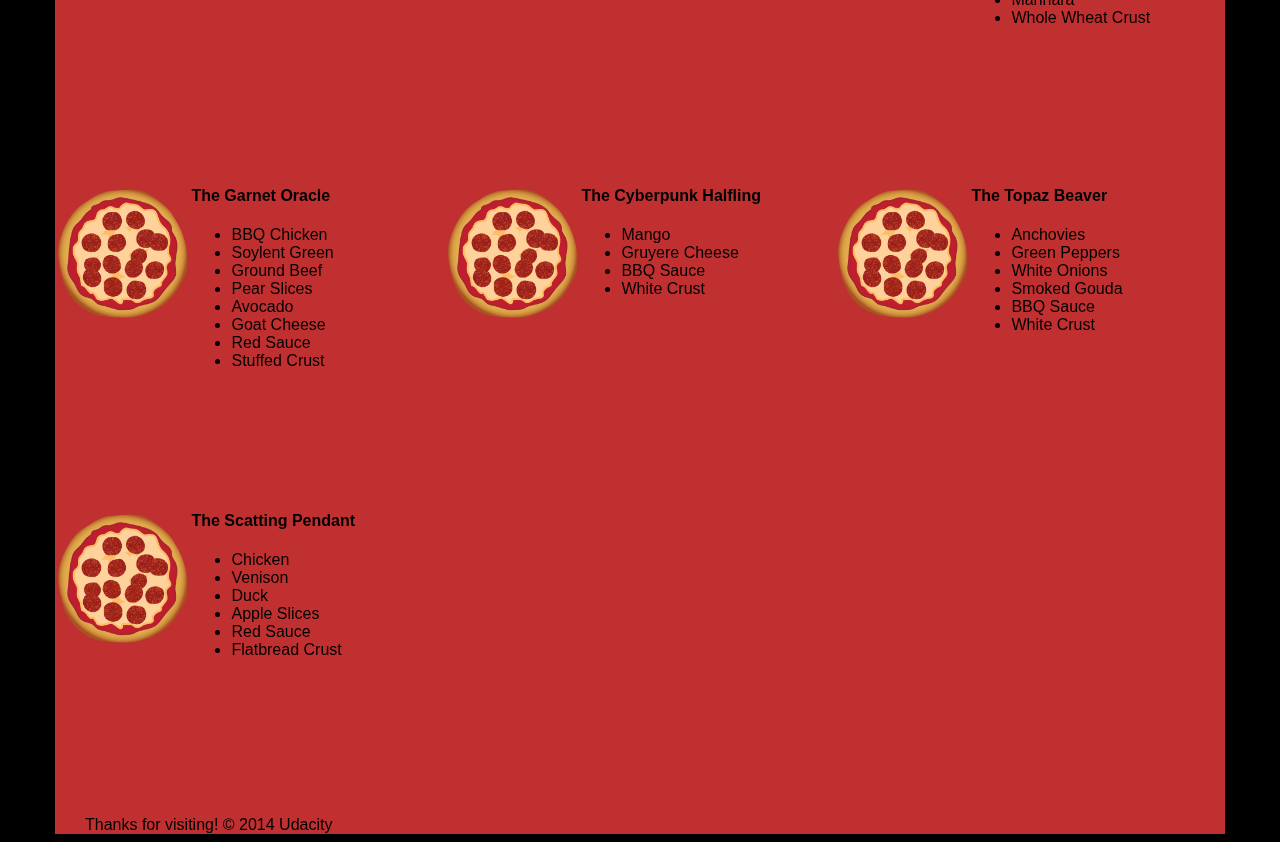
<file: web_ops/views/pizza.html>
<!DOCTYPE HTML>
<html>
<head>
  <link rel="stylesheet" href="css/style.css">
  <link rel="stylesheet" href="css/bootstrap-grid.css">
  <script
  src="https://code.jquery.com/jquery-3.3.1.min.js"
  integrity="sha256-FgpCb/KJQlLNfOu91ta32o/NMZxltwRo8QtmkMRdAu8="
  crossorigin="anonymous"></script>
</head>

<body>
  <div class="container">
    <div id="header" class="row">
      <div class="col-md-6">
        <div class="row">
          <div class="col-md-12">
            <h1>Cam's Pizzeria</h1>
            <div class="row">
              <div id="menu" class="col-md-12">
                <form action="#randomPizzas">
                  <input type="submit" value="Menu">
                </form>
                <form action="#ingredients">
                  <input type="submit" value="Our Ingredients">
                </form>
                <form action="#locations">
                  <input type="submit" value="Locations">
                </form>
                <form action="#" onsubmit="alert('Thanks for clicking! This button doesn\'t do anything because this is a fake pizzeria :\)')">
                  <input type="submit" value="Contact Us">
                </form>
              </div>
            </div>
          </div>
        </div>
      </div>
      <div id="movingPizzas1" class="col-md-6">
      </div>
    </div>
    <div id="callToAction" class="row">
      <div class="col-md-4">
        <img src="images/pizzeria.jpg" class="img-responsive"> <!-- Image credit to: https://commons.wikimedia.org/wiki/File:HK_TST_night_%E5%98%89%E8%98%AD%E9%81%93_Granville_Road_restaurant_Paisano's_Pizzeria_pizza_Dec-2013.JPG -->
      </div>
      <div class="col-md-8">
        <div class="row">
          <div class="col-md-12">
            <h2>We Have Hundreds of Pizza Recipes!</h2>
            <p>At Cam's Pizzeria, we know you want options. Pepperoni? Boring. Cheese? No way! Sausage? C'mon, let's get creative.</p>

            <p>We have every pizza ingredient imaginable in our kitchen because we know you take choice seriously. Take a look through our menu of hundreds of pizza options and we know that you'll find something you love.</p>
          </div>
        </div>
        <div class="row">
          <div class="col-md-6 col-md-push-3">
            <form action="#randomPizzas">
              <input type="submit" value="Pick a Pizza Now!">
            </form>
          </div>
        </div>
      </div>
    </div>
    <div id="ingredients" class="row">
      <div class="col-md-8 col-md-push-2">
        <div class="row">
          <div class="col-md-12 centered">
            <h2>Ingredients!</h2>
          </div>
        </div>
        <div class="row">
          <div class="col-md-12">
            <p>We've scoured the planet for the best pizza ingredients. Our crack team of ingredient specialists are on constant lookout for new and interesting pizza ingredients.</p>

            <p>We have classic meats like pepperoni, sausage, and barbecue chicken. But you can find even more fun meats like coppa, kielbasa and soylent green on our menu too.</p>

            <p>Not interested in meat? No problem! We love our veggies too :) We have everything from arugula to zucchini.</p>
          </div>
        </div>
      </div>
    </div>
    <div id="locations" class="row">
      <div class="col-md-12">
        <h2 style="text-align: center">Locations!</h2>
        <div class="row">
          <div class="col-md-6">
            <h3>Pizza Road</h3>
            <p>1800 Pizza Road<br>San Francisco, CA<br>01010<br>555-555-5555</p>
          </div>
          <div class="col-md-6">
            <h3>Classic Pie Way</h3>
            <p>999 Classic Pie Way<br>New York, NY<br>00100<br>555-555-5555</p>
          </div>
        </div>
      </div>
    </div>
    <div id="pizzaGenerator" class="row">
      <div class="col-md-12">
        <h2 style="text-align: center">Our Pizzas!</h2>
        <div class="row">
          <div class="col-md-12">
            <em>What size pizza would you like? Use the slider below to change pizza sizes.</em>
          </div>
          <div id="pizzaSize" class="col-md-6">Medium</div>
          <div class="col-md-12">
            <input id="sizeSlider" type="range" min="1" max="3" value="2" step="1" onchange="resizePizzas(this.value)"></input>
          </div>
        </div>
        <div id="randomPizzas" class="row">
          <div id="pizza0" class="randomPizzaContainer" style="width:33.33%; height: 325px;">
            <div style="width:35%">
              <img src="images/pizza.png" class="img-responsive">
            </div>
            <div style="width:65%">
              <h4>The Udacity Special</h4>
              <ul>
                <li>Turkey</li>
                <li>Tofu</li>
                <li>Cauliflower</li>
                <li>Sun Dried Tomatoes</li>
                <li>Velveeta Cheese</li>
                <li>Red Sauce</li>
                <li>Whole Wheat Crust</li>
              </ul>
            </div>
          </div>
          <div id="pizza1" class="randomPizzaContainer" style="width:33.33%; height: 325px;">
            <div style="width:35%">
              <img src="images/pizza.png" class="img-responsive">
            </div>
            <div style="width:65%">
              <h4>The Cameron Special</h4>
              <ul>
                <li>Chicken</li>
                <li>Hot Sauce</li>
                <li>White Crust</li>
              </ul>
            </div>
          </div>
        </div>
      </div>
    </div>
    <div id="footer" class="col-md-12">Thanks for visiting! &copy; 2014 Udacity</div>
  </div>
  <script type="text/javascript" src="js/main.js"></script>
</body>

</html>
</html>
</file>
<file: frogger/css/style.css>
body {
    text-align: center;
}
</file>
<file: portfolio/style.css>
body {
  width: 85%;
  margin: auto;
  display: block;
}

img {
  max-width: 100%;
}

#me-img {
  width: 125px;
  height: auto;
}

#mycontainer {
  width: 100%;
}

#header {
  border-bottom: 3px solid grey;
  padding-bottom: 10px;
}

#banner {
  width: 100%;
}
#middle {
  border-bottom: 3px solid grey;
  padding-bottom: 10px;
}

.row {
    margin-right: 0px;
    margin-left: 0px;
}

.img-style-1 {
  width: 175px;
  height: auto;
  display: block;
  margin: auto;
  margin-bottom: 10px;
}
</file>
<file: animal-trading-cards/styles.css>
/* add your CSS here */
.list li {
  list-style: none;
}

.list li span {
  font-weight: bold;
  font-size: 20px;
}

#img {
  width: 300px;
  margin-bottom: 15px;
}

#fun-fact {
  font-style: italic;
}

#card {
  border: 1px solid black;
  box-shadow: 0px 2px 3px grey;
  border-top-right-radius: 15px; 
  width: 325px;
  padding: 24px;
  margin: auto;
  display: block;
  margin-top: 45px;
}

#inner-box {
  border: 1px solid black;
  box-shadow: 0px 2px 3px grey;
  padding: 10px;
  border-top-right-radius: 15px; 
}
</file>
<file: web_ops/views/css/style.css>
/** {
  outline: 1px solid red !important;
}*/
* {
  -webkit-box-sizing: border-box;
  -moz-box-sizing: border-box;
  -box-sizing: border-box;
}

body {
  font-family: "Trebuchet MS", Helvetica, sans-serif;
  background: black;
}

input {
  background: grey;
  font-size: 18px;
}

form {
  display: inline-block;
}

.centered {
  text-align: center;
}

#pizzaSize {
  font-weight: 800;
}

.mover {
  position: fixed;
  width: 256px;
  z-index: -1;
}

.randomPizzaContainer {
  float: left;
  display: flex;
}

.randomPizzaContainer:after {
  content: "";
  display: table;
  clear:both;
}

 .container {
  background-color: rgba(240, 60, 60, 0.8);
}
</file>
